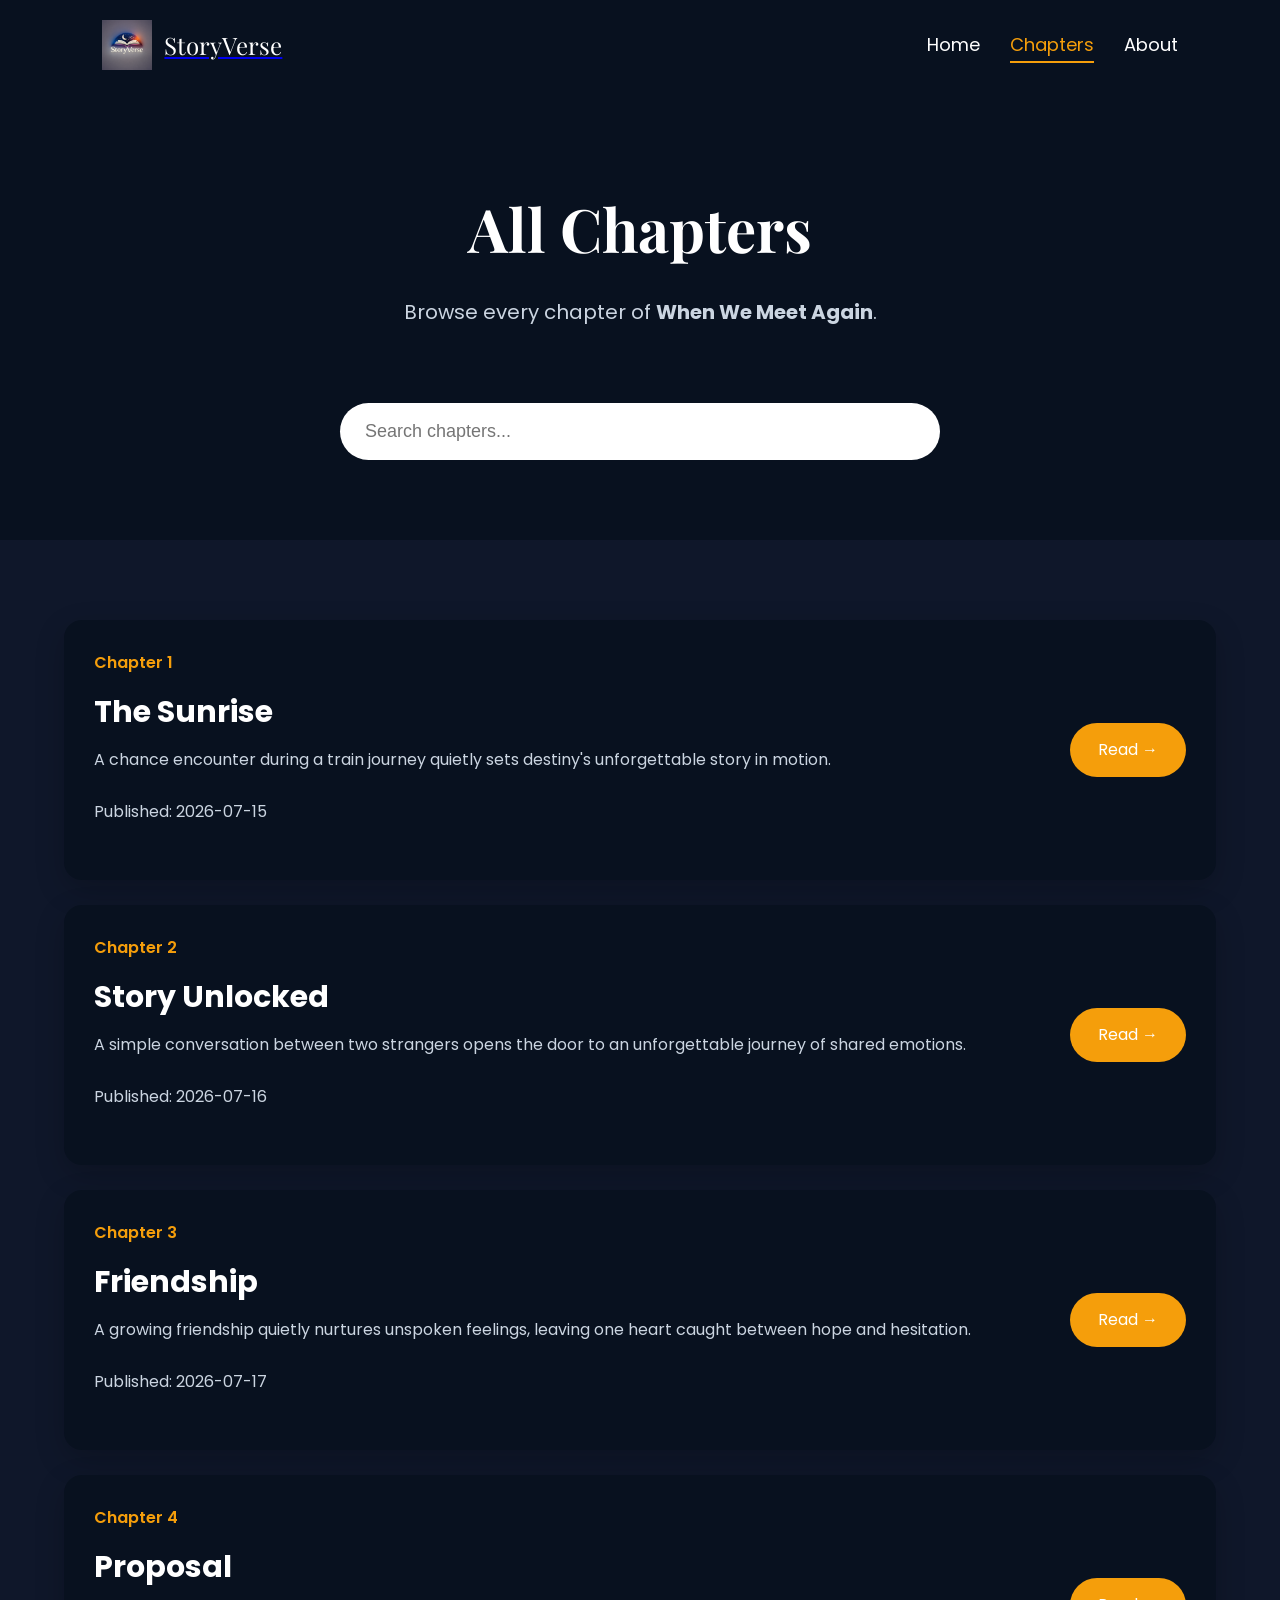
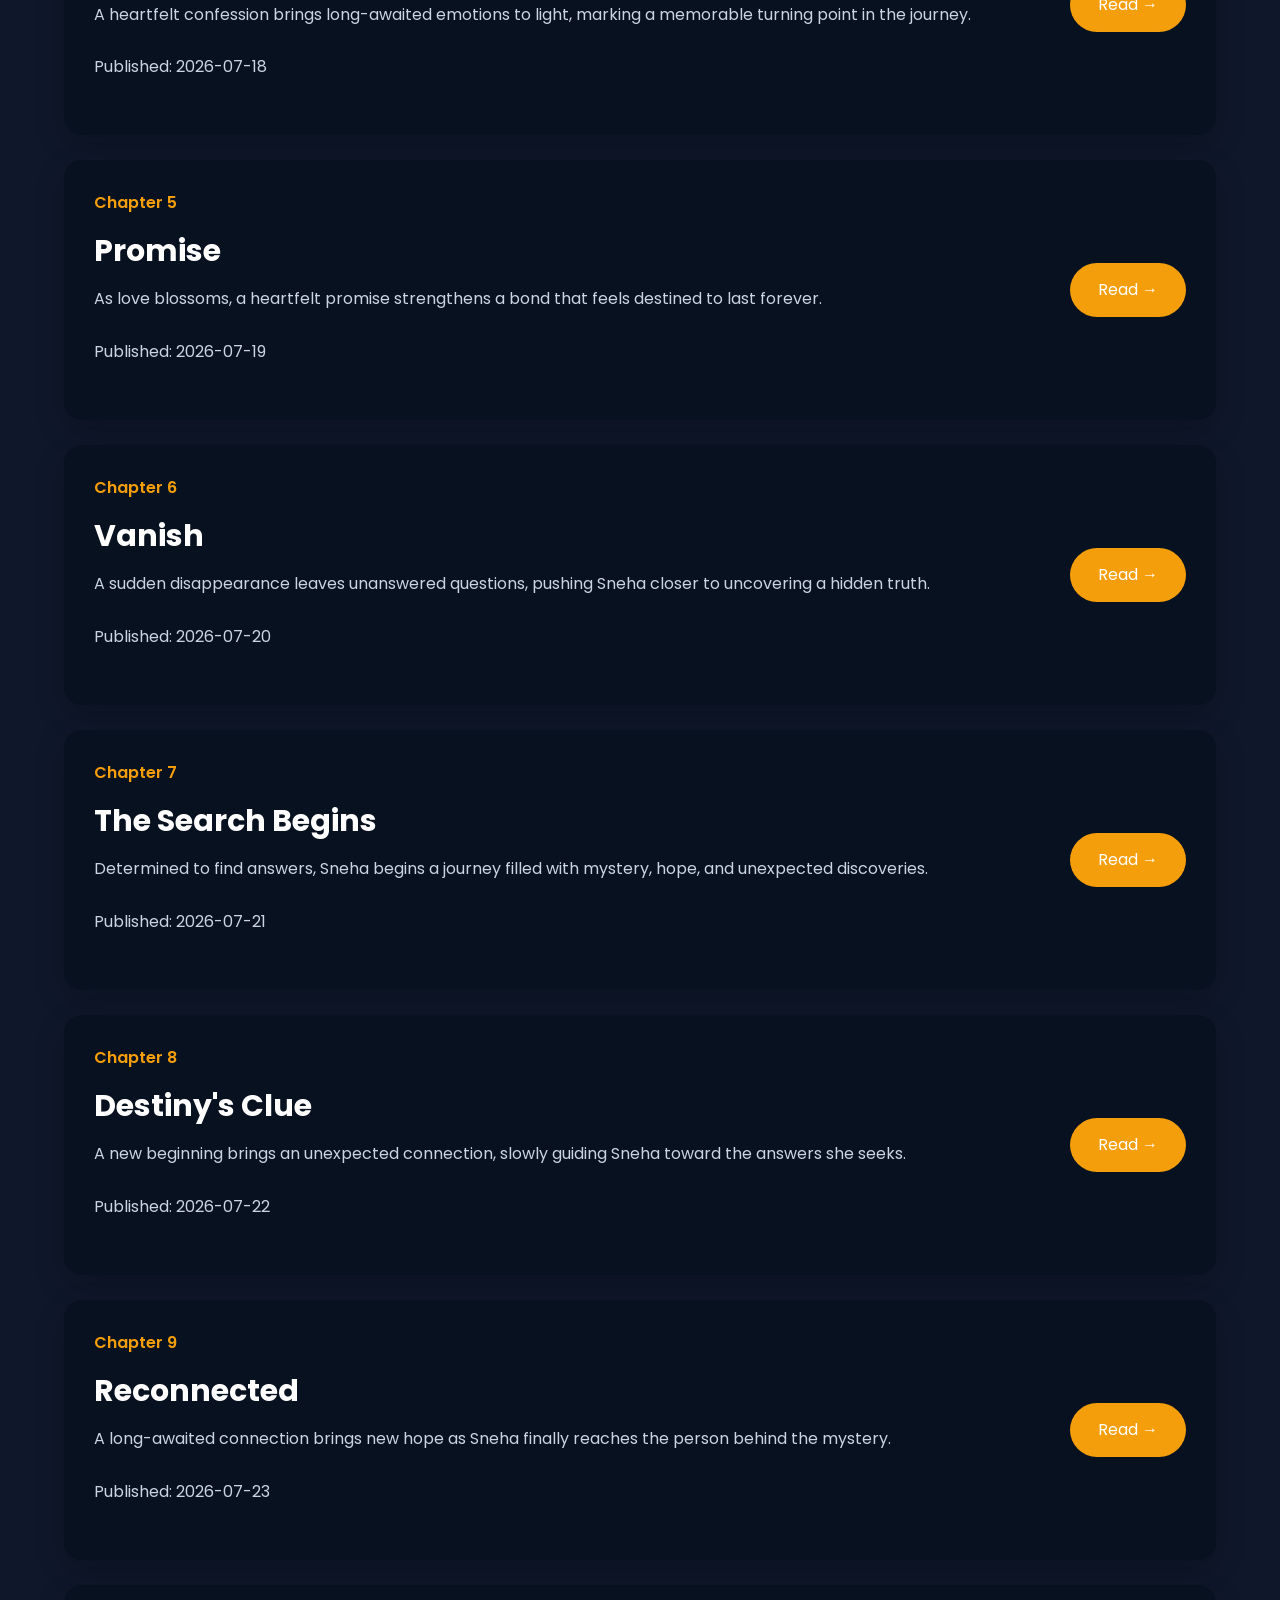
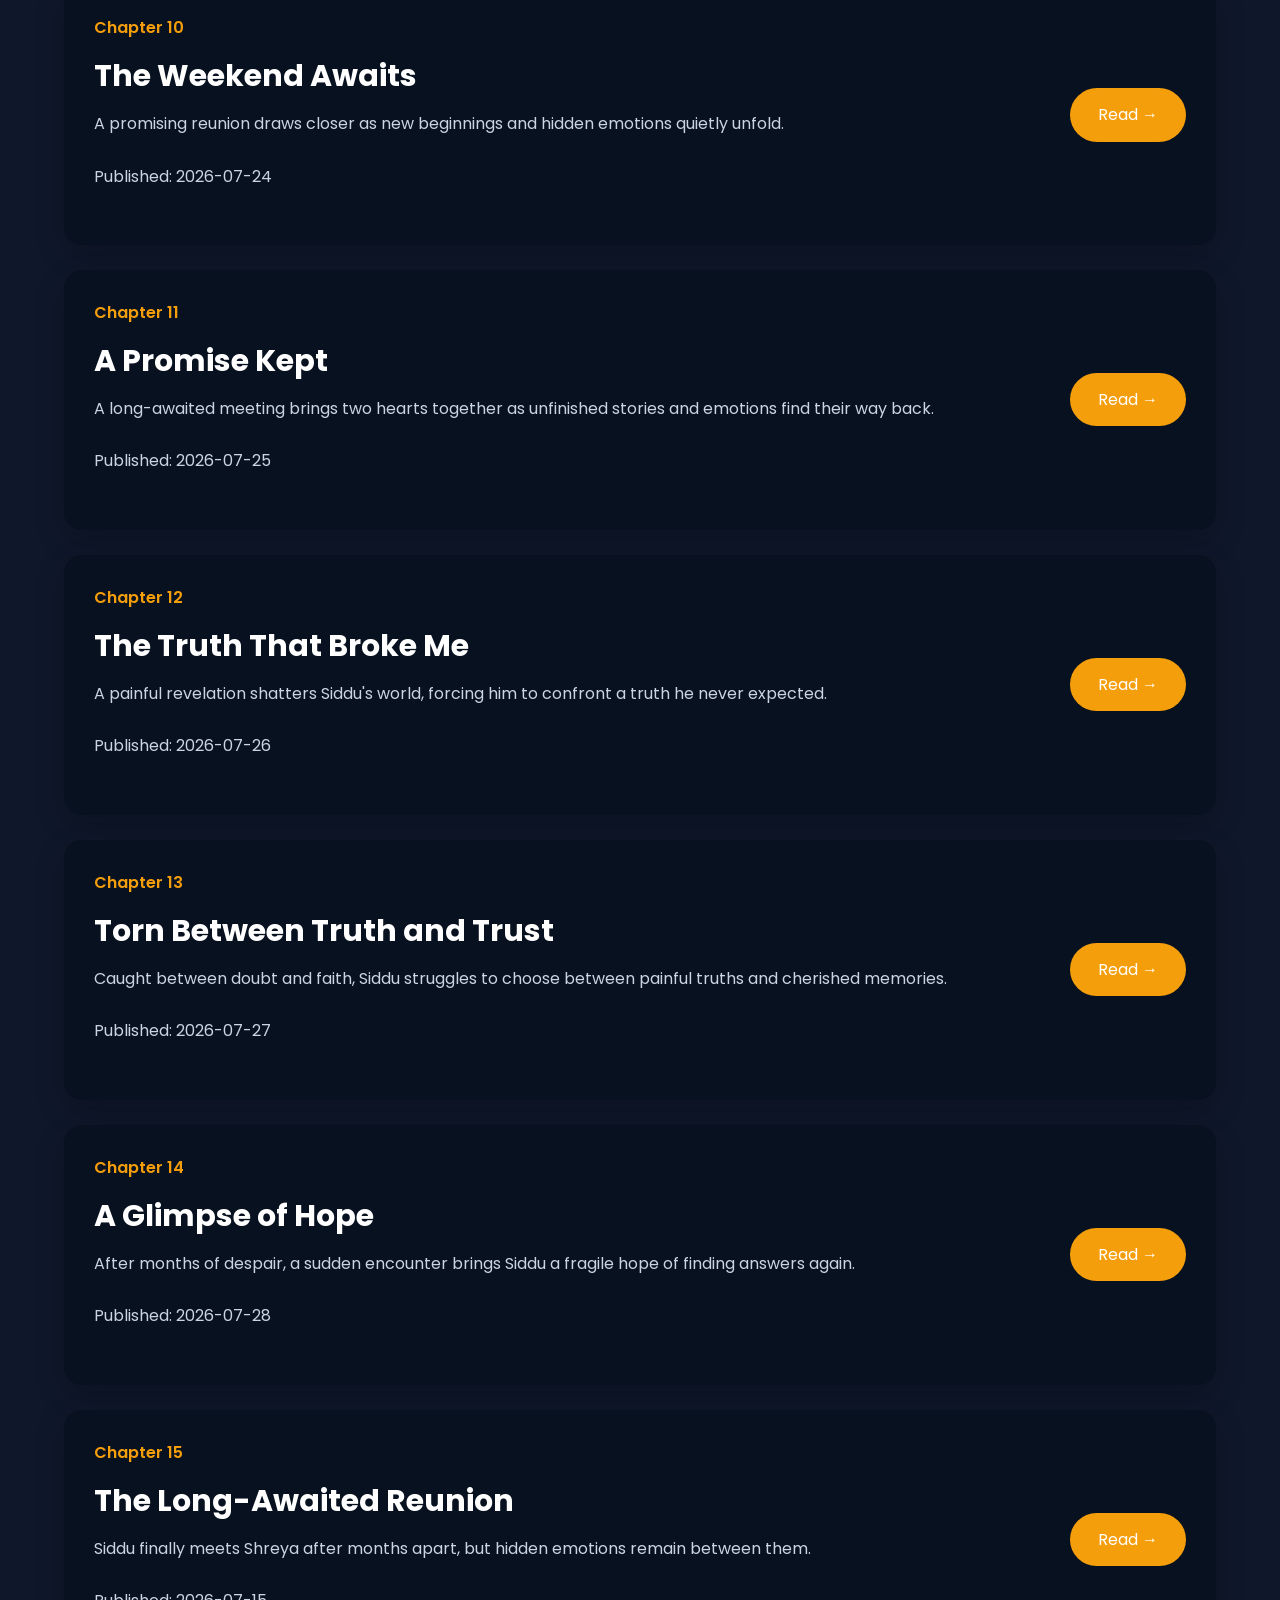
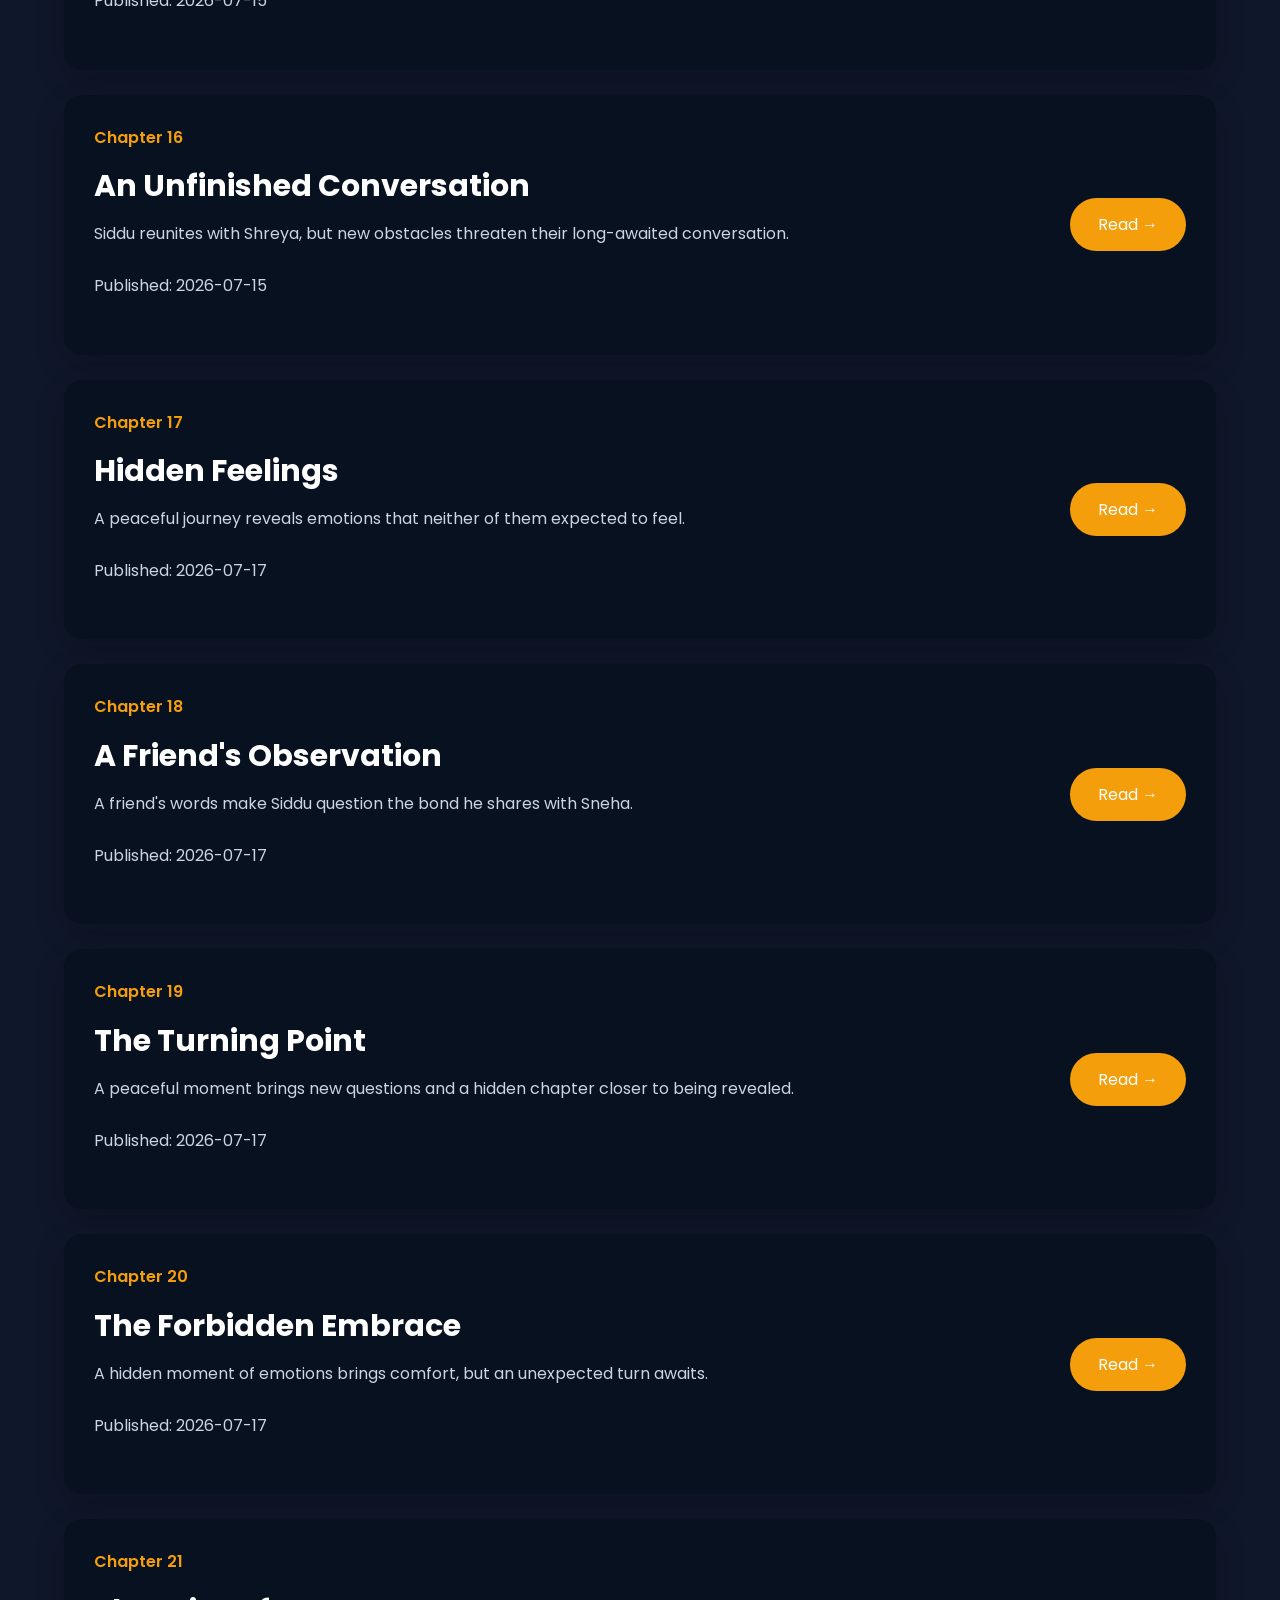
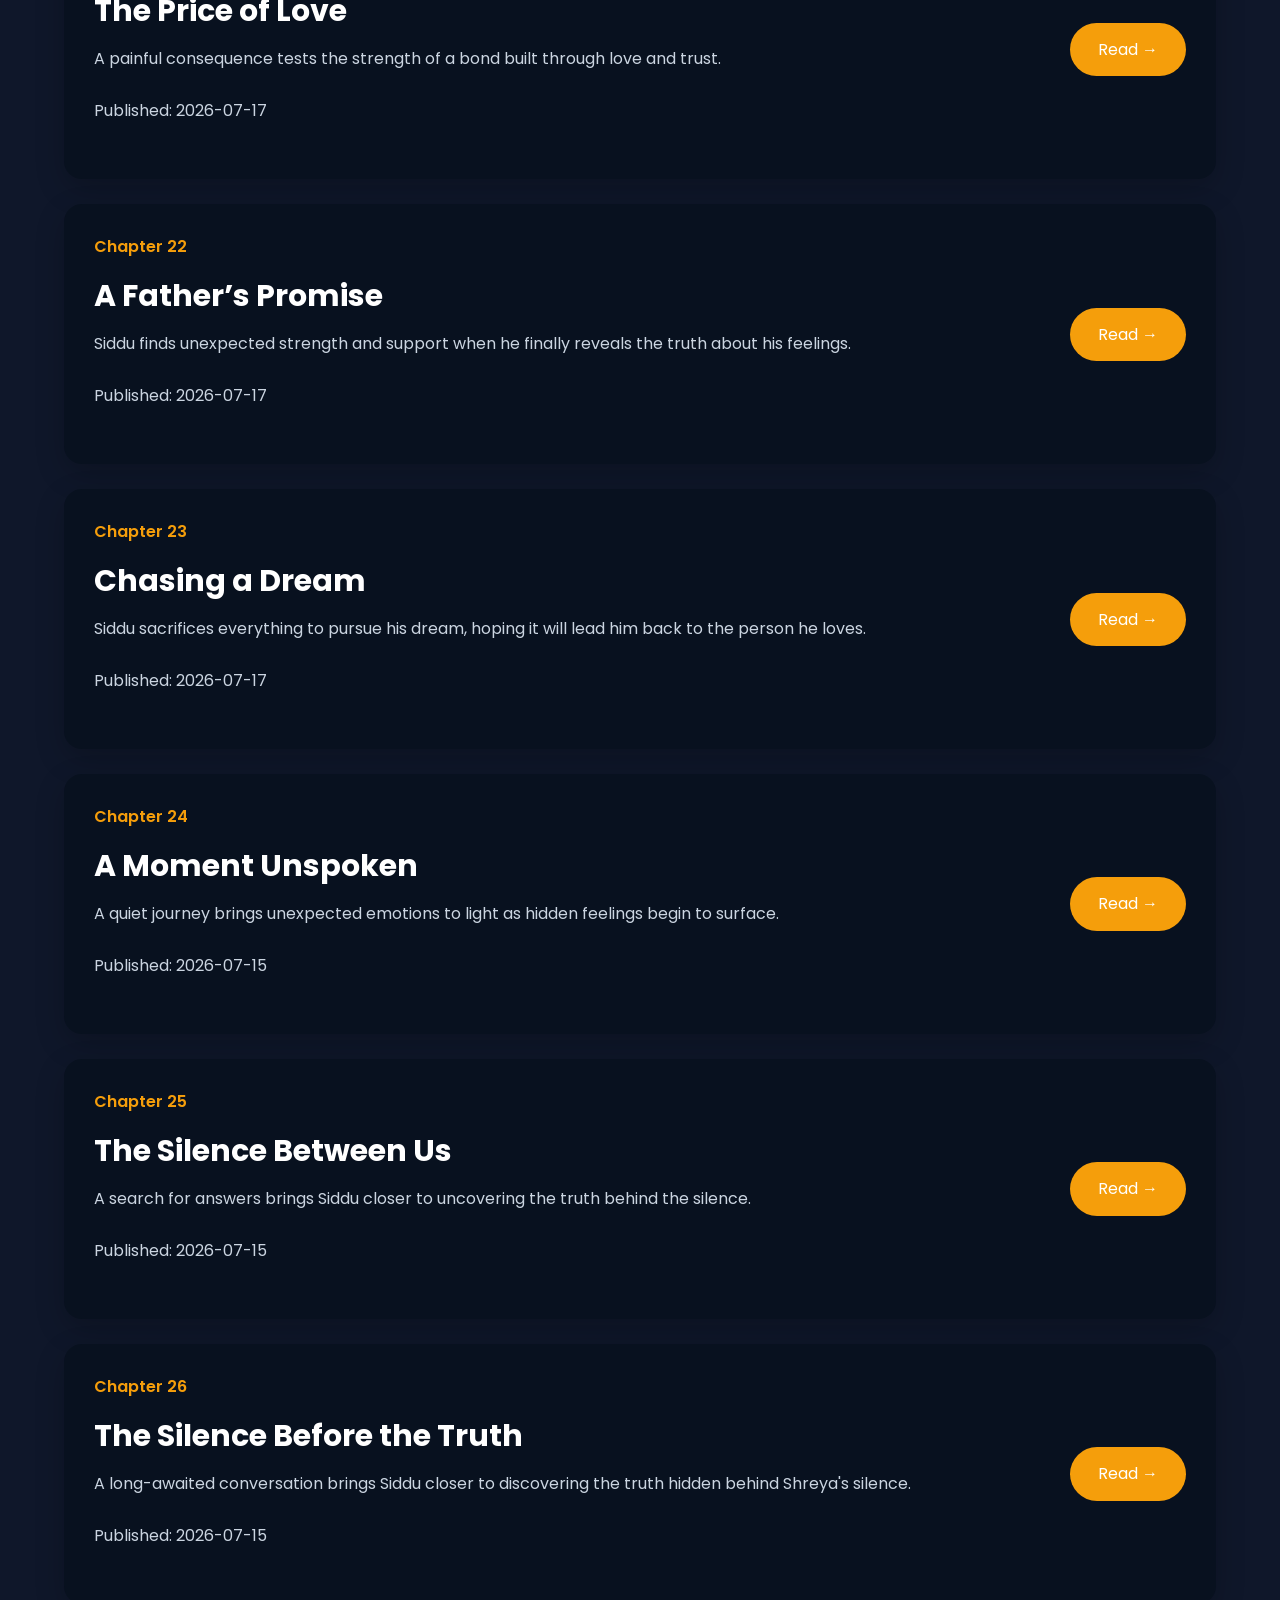
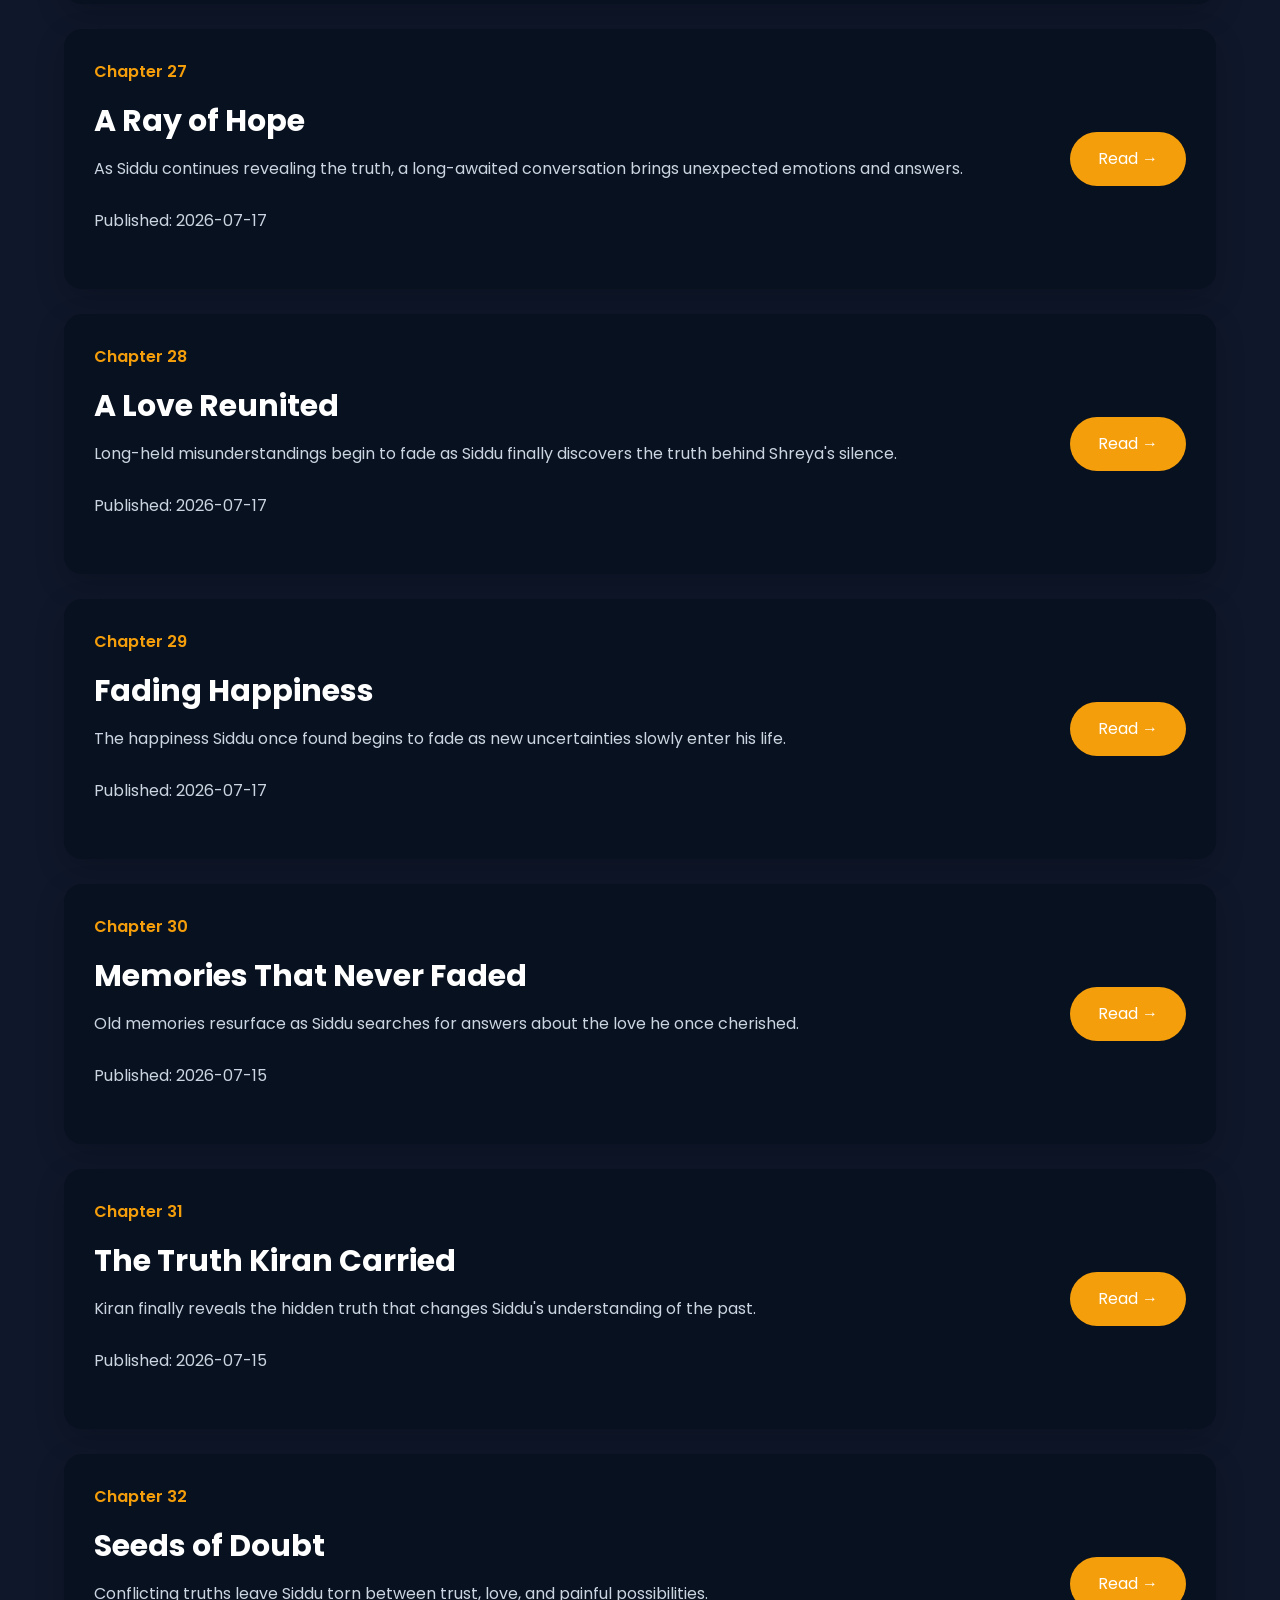
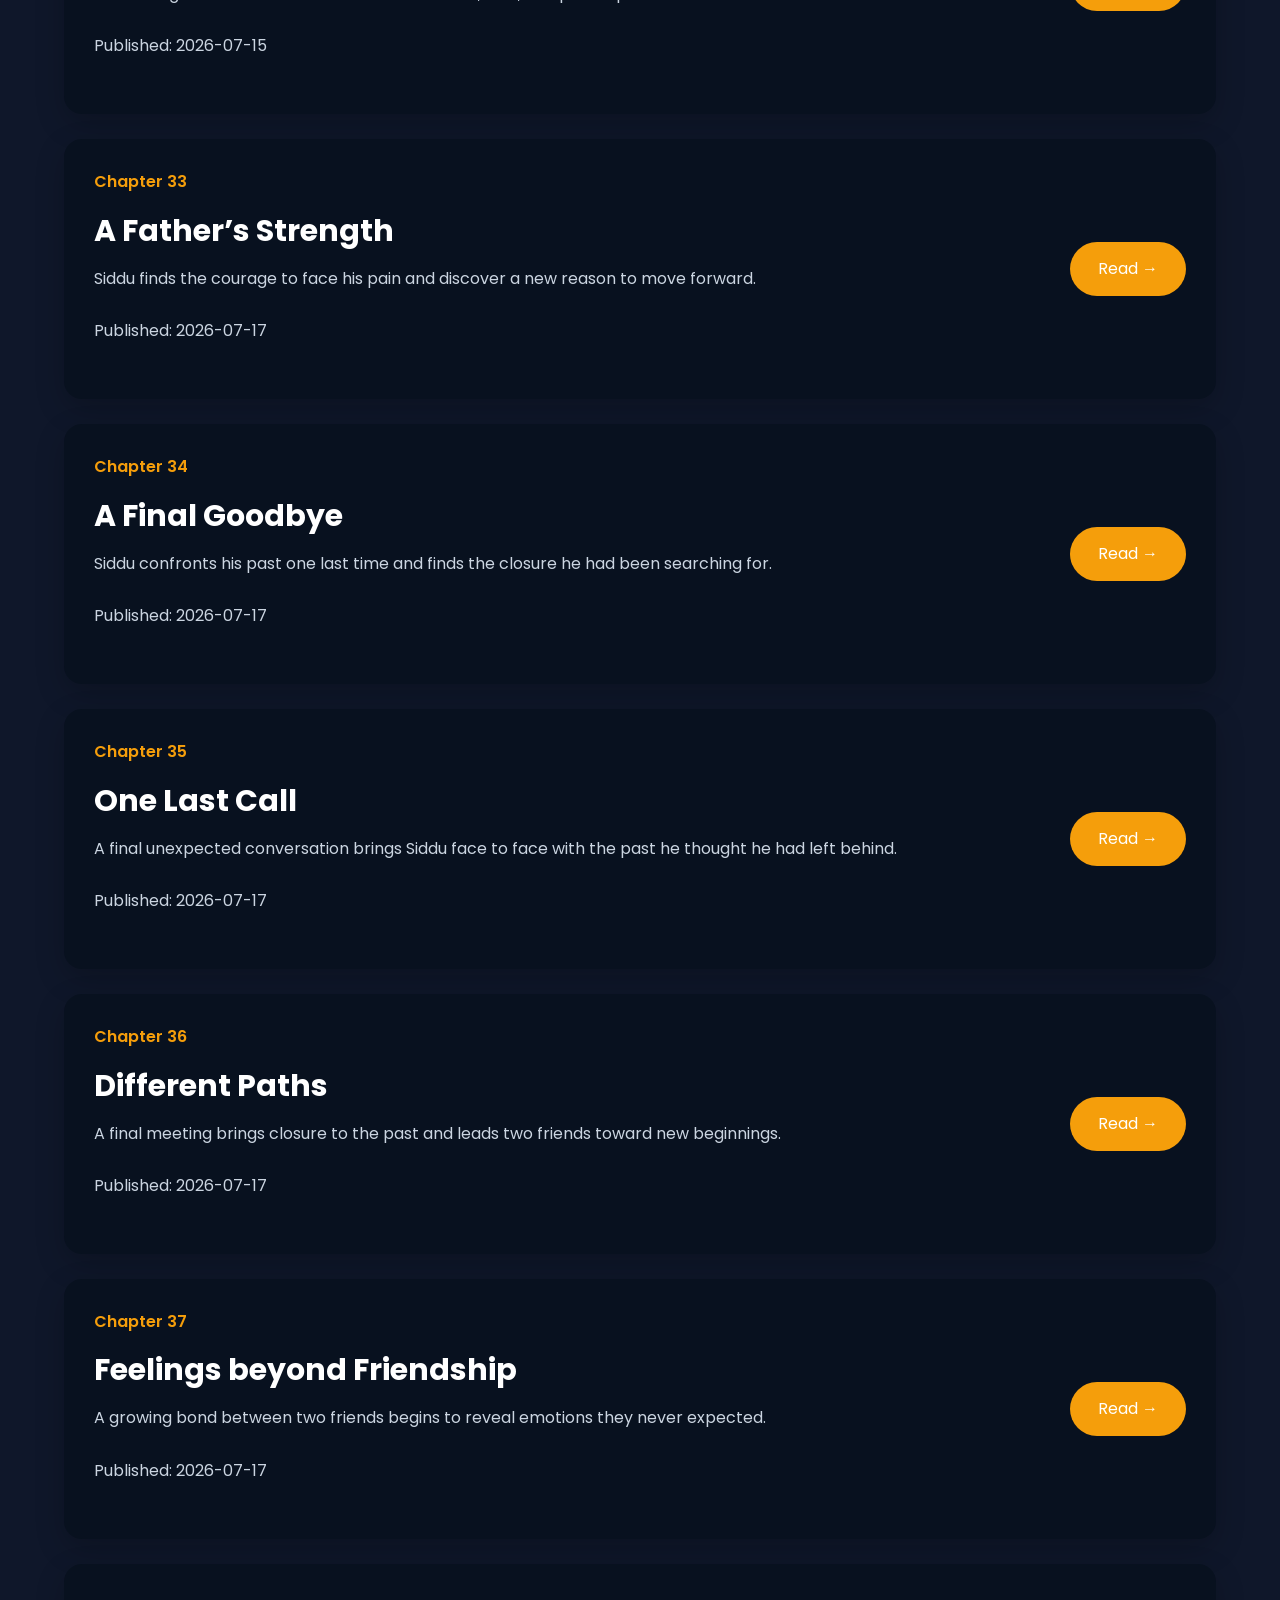
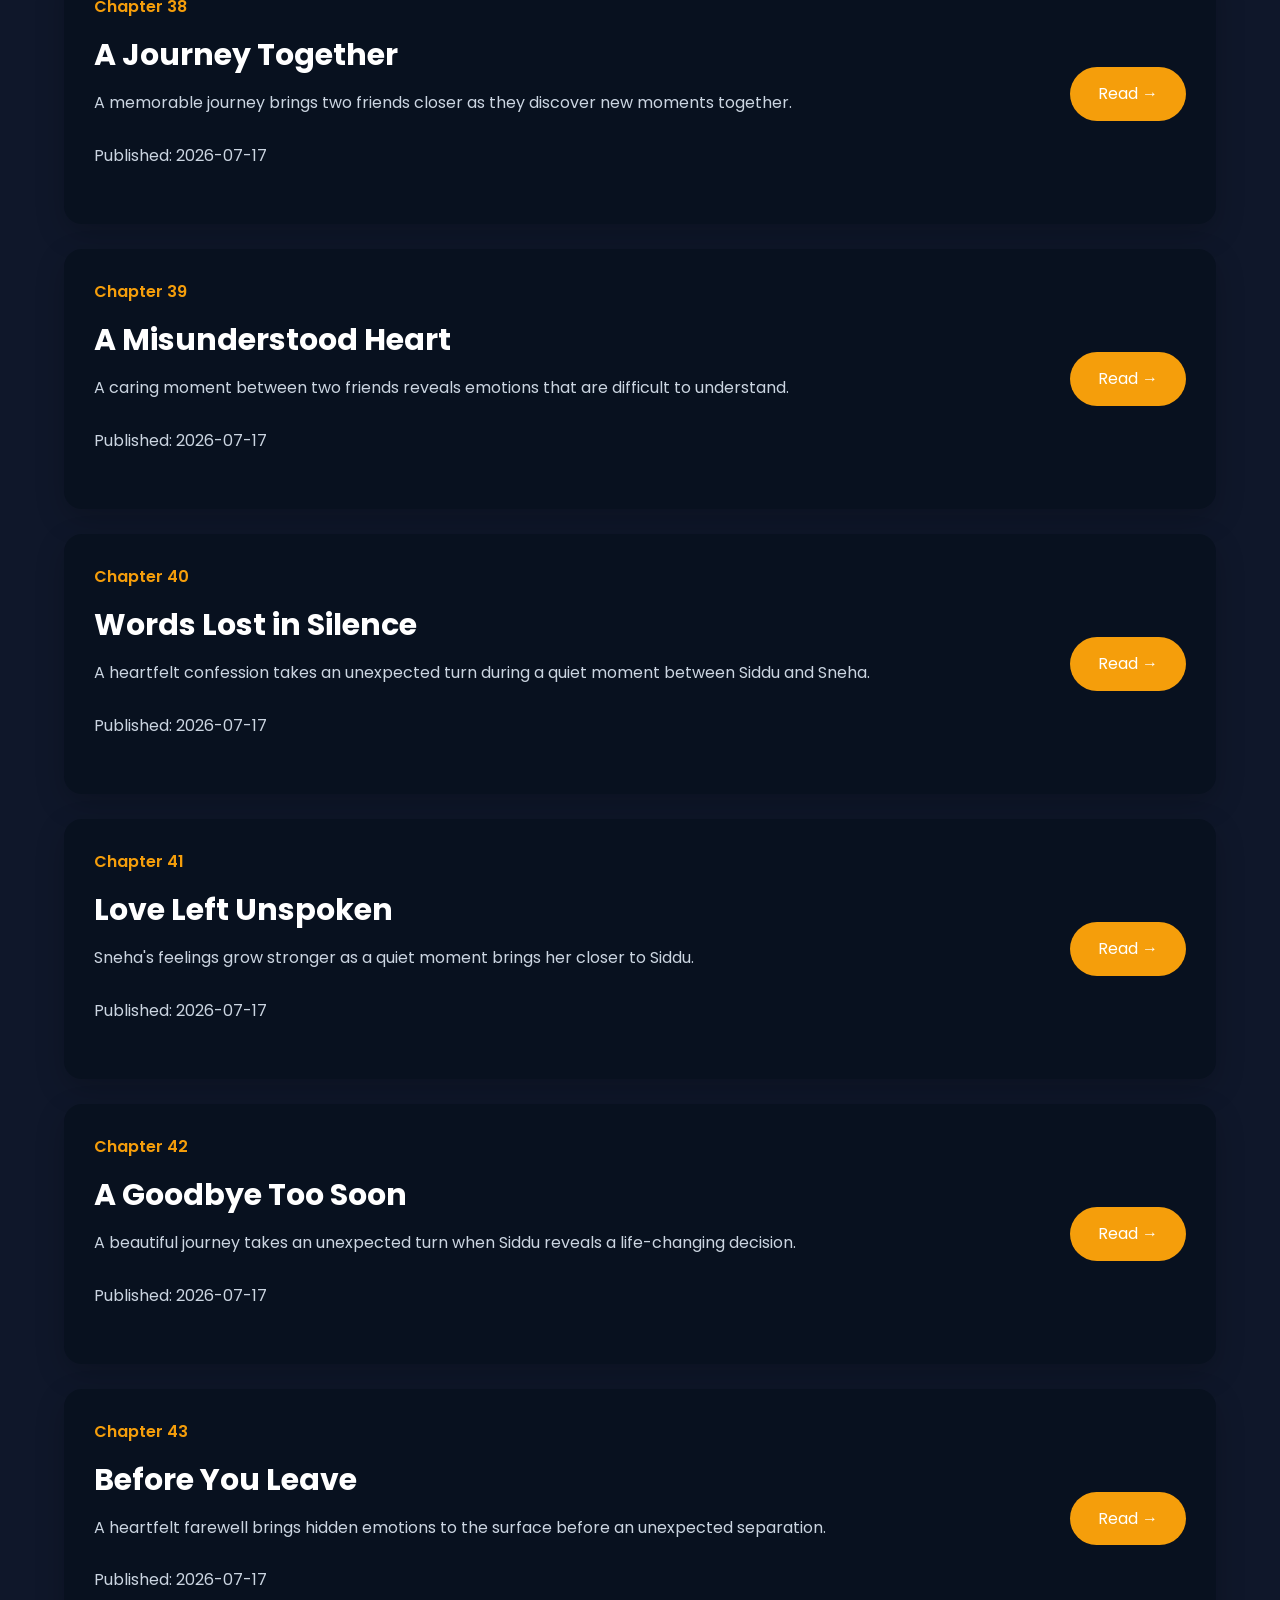
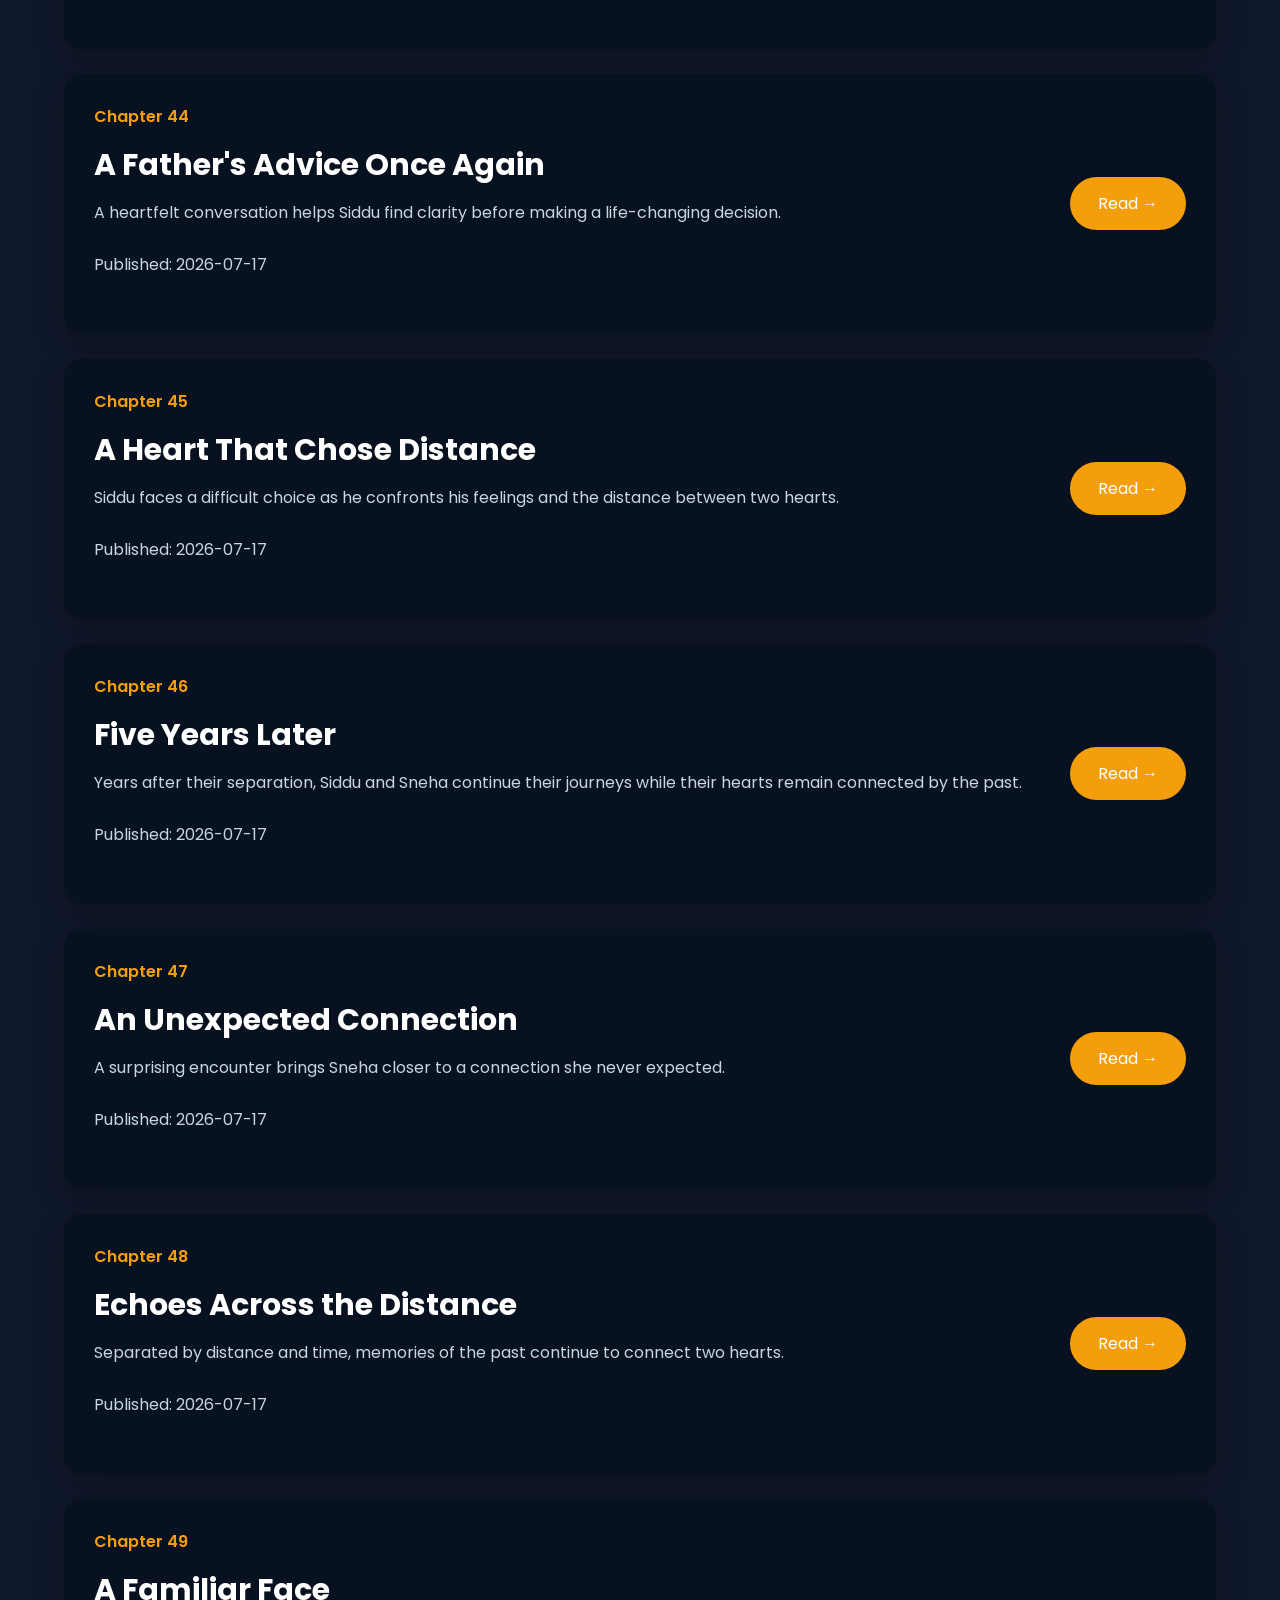
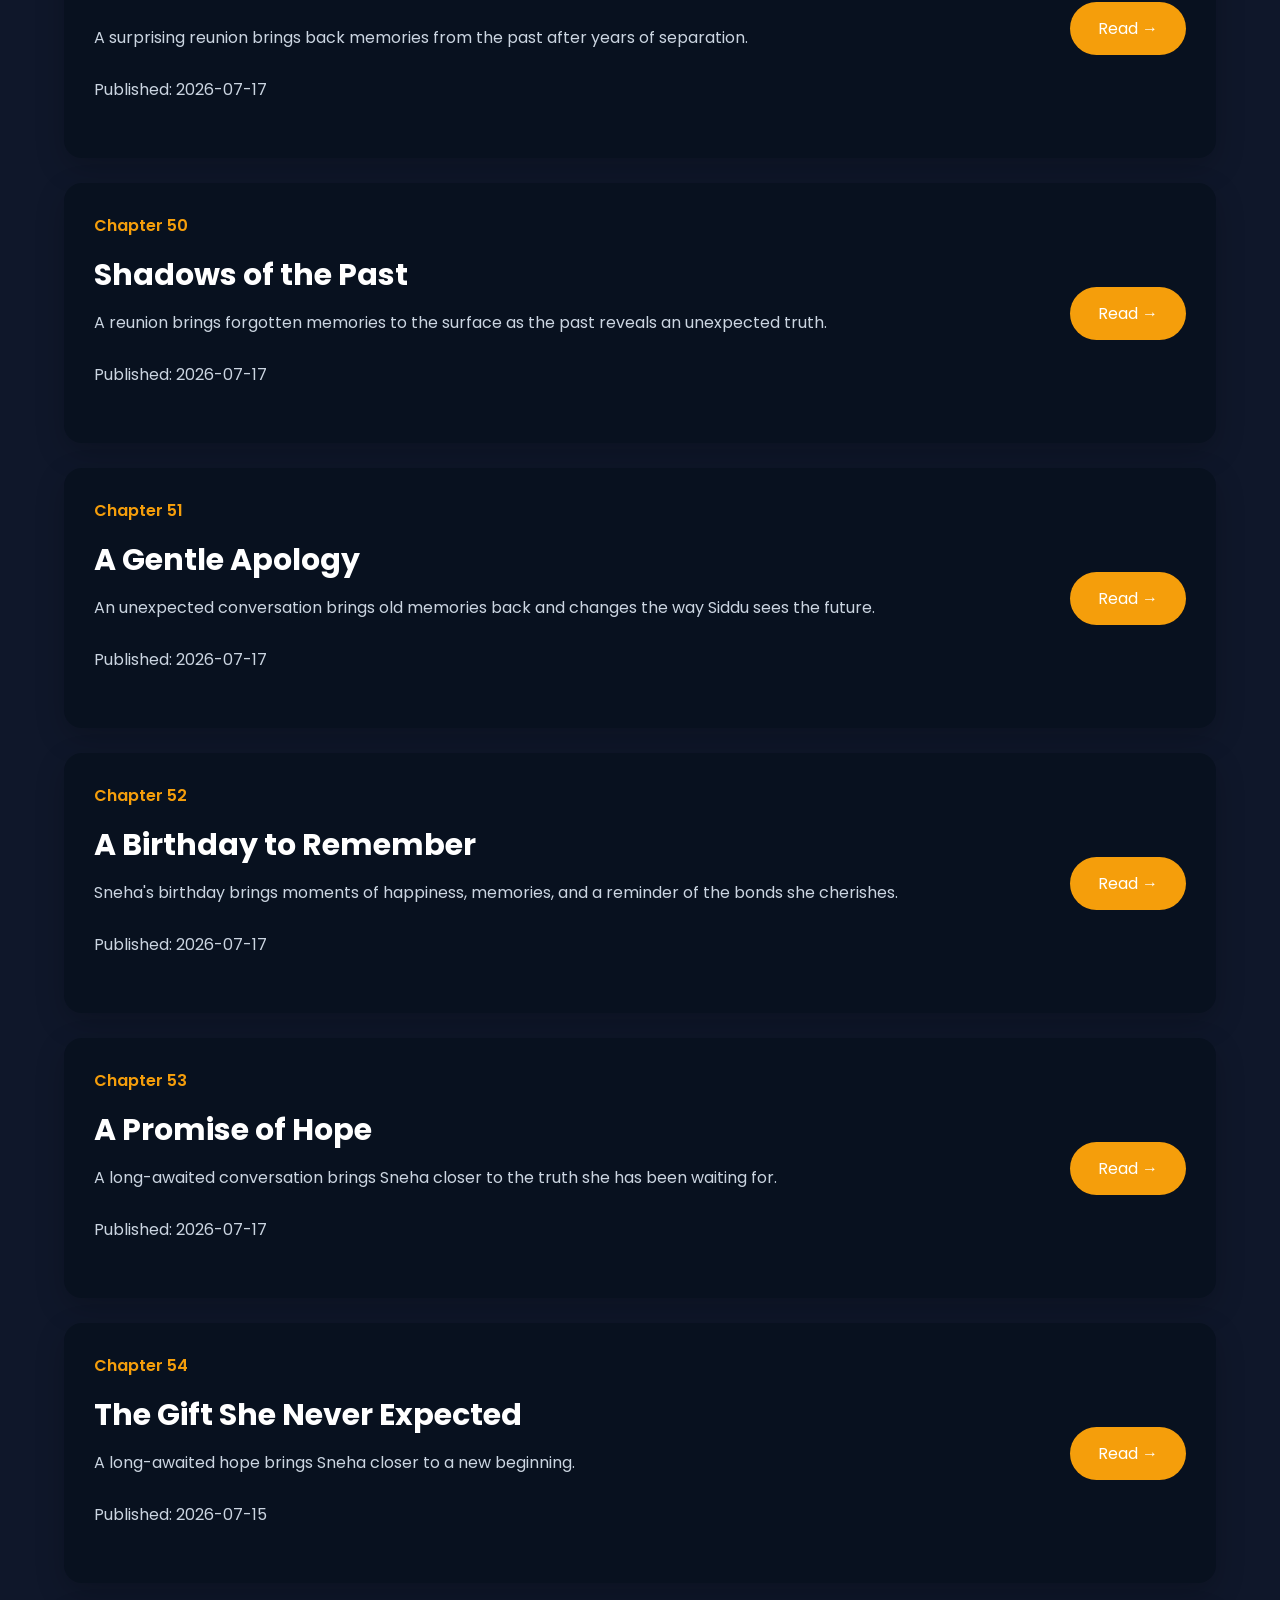
<file: chapters.html>
<!DOCTYPE html>
<html lang="en">

<head>

    <!-- SEO Meta Tags -->
    <meta charset="UTF-8">
    <meta name="viewport" content="width=device-width, initial-scale=1.0">

    <title>Chapters | When We Meet Again | StoryVerse</title>

    <meta
        name="description"
        content="Browse all chapters of 'When We Meet Again' on StoryVerse. Follow Siddhu and Sneha's emotional journey through friendship, love, heartbreak, and destiny."
    >

    <meta
        name="keywords"
        content="When We Meet Again chapters, StoryVerse chapters, read online novel, romance novel, web novel, chapter list, emotional love story"
    >

    <meta
        name="author"
        content="Rohit Rajana"
    >

    <meta
        name="robots"
        content="index, follow"
    >

    <!-- Open Graph -->
    <meta
        property="og:title"
        content="Chapters | When We Meet Again | StoryVerse"
    >

    <meta
        property="og:description"
        content="Explore every chapter of 'When We Meet Again' and continue the emotional journey of friendship, love, heartbreak, hope, and destiny."
    >

    <meta
        property="og:type"
        content="website"
    >

    <meta
        property="og:image"
        content="images/logo.png"
    >

    <meta
        property="og:url"
        content="https://mr-strange286.github.io/StoryVerse/chapters.html"
    >

    <meta
        property="og:site_name"
        content="StoryVerse"
    >

    <!-- Twitter Card -->
    <meta
        name="twitter:card"
        content="summary_large_image"
    >

    <meta
        name="twitter:title"
        content="Chapters | When We Meet Again | StoryVerse"
    >

    <meta
        name="twitter:description"
        content="Read every chapter of 'When We Meet Again' on StoryVerse."
    >

    <meta
        name="twitter:image"
        content="images/logo.png"
    >

    <!-- Theme -->
    <meta
        name="theme-color"
        content="#08111F"
    >

    <!-- Favicon -->
    <link
        rel="icon"
        type="image/png"
        href="favicon.png"
    >

    <link rel="preconnect" href="https://fonts.googleapis.com">

    <link rel="preconnect" href="https://fonts.gstatic.com" crossorigin>

    <link href="https://fonts.googleapis.com/css2?family=Playfair+Display:wght@700&family=Poppins:wght@300;400;500;600;700&display=swap" rel="stylesheet">

    <link rel="stylesheet" href="css/style.css">

    <link rel="stylesheet" href="css/chapters.css">

</head>

<body>

    <!-- Navigation -->

    <header>

        <nav class="navbar" aria-label="Main navigation">

            <a href="index.html" class="logo">

                <img
                    src="images/logo.png"
                    alt="StoryVerse Logo"
                    width="60"
                    height="60"
                >

                <span>StoryVerse</span>

            </a>

            <button
                type="button"
                class="menu-toggle"
                aria-label="Toggle navigation menu"
            >
                ☰
            </button>

            <ul class="nav-links">

                <li>
                    <a href="index.html" class="nav-link">Home</a>
                </li>

                <li>
                    <a href="chapters.html" class="nav-link">Chapters</a>
                </li>

                <li>
                    <a href="index.html#about" class="nav-link">About</a>
                </li>

            </ul>

        </nav>

    </header>

    <main>  

        <!-- Hero -->

        <section class="chapters-hero">

            <div class="container">

                <h1>All Chapters</h1>

                <p>
                    Browse every chapter of <strong>When We Meet Again</strong>.
                </p>

                <input
                    type="text"
                    id="search-box"
                    placeholder="Search chapters..."
                    autocomplete="off"
                    spellcheck="false"
                    aria-label="Search chapters"
                >

            </div>

        </section>

        <!-- Chapters -->

        <section class="chapters-section">

            <div class="container">

                <div id="chapters-container">

                </div>

            </div>

        </section>

        <button id="back-to-top">

            ↑

        </button>

        

    </main>

    <script src="js/config.js"></script>
    
    <script src="js/script.js"></script>

    <script src="js/chapters.js"></script>

</body>

</html>
</file>
<file: css/style.css>
/* ==========================
   RESET
========================== */

*{
    margin:0;
    padding:0;
    box-sizing:border-box;
}
img{

    max-width:100%;

    height:auto;

    display:block;

}   
html{

    scroll-behavior: smooth;

}
#about,
#characters,
#latest{

    scroll-margin-top:100px;
}

/* ==========================
   BODY
========================== */

body{

    background:#08111F;

    color:white;

    font-family:'Poppins', sans-serif;

    line-height:1.6;

}
/* ==========================
   NAVIGATION BAR
========================== */

.navbar{

    position:fixed;

    top:0;

    left:0;

    width:100%;

    display:flex;

    justify-content:space-between;

    align-items:center;

    padding:20px 8%;

    background:transparent;

    transition:all .3s ease;

    z-index:1000;

}

/* ==========================
   SCROLLED NAVBAR
========================== */


/* ==========================
   LOGO
========================== */

.logo{

    display: flex;

    align-items: center;

    gap: 12px;

}

.logo img{

    width: 50px;

    height: 50px;

}

.logo span{

    color: white;

    font-size: 24px;

    font-family:'Playfair Display', serif;

}
/* ==========================
   NAVIGATION LINKS
========================== */

.nav-links{

    display: flex;

    list-style: none;

    gap: 30px;

}

.nav-links a{

    text-decoration:none;

    color:white;

    font-size:18px;

    transition:0.3s;

    position:relative;

}
/* ==========================
   LINK FOCUS
========================== */

a:focus{

    outline:2px solid #F59E0B;

    outline-offset:3px;

}
/* ==========================
   ACTIVE NAVIGATION
========================== */

.nav-links a.active{

    color:#F59E0B;

}

.nav-links a.active::after{

    content:"";

    position:absolute;

    left:0;

    bottom:-6px;

    width:100%;

    height:2px;

    background:#F59E0B;

}
.nav-links a:hover{

    color:#F59E0B;

}
/* ==========================
   HERO SECTION
========================== */

#hero{

    min-height:100vh;

    display:flex;

    justify-content:center;

    align-items:center;

    padding:80px 8% 0;

    background-image:
        linear-gradient(
            rgba(15,23,42,0.65),
            rgba(15,23,42,0.65)
        ),
        url("../images/hero-bg.jpg");

    background-size:cover;

    background-position:center;

    background-repeat:no-repeat;

}
.hero-content{

    text-align: center;

    max-width: 800px;

}
.hero-content h1{

    font-family:'Playfair Display', serif;

    font-size:72px;

    color:white;

    line-height:1.2;

    margin-bottom:20px;

    letter-spacing:1px;

}
.hero-content p{

    font-size: 20px;

    line-height: 1.8;

    color: #CBD5E1;

    margin-bottom: 40px;

}

/* ==========================
   HERO BUTTONS
========================== */

.hero-buttons{

    display: flex;

    justify-content: center;

    gap: 20px;

}
.btn{

    display: inline-block;

    padding: 15px 35px;

    border-radius: 50px;

    text-decoration: none;

    font-size: 18px;

    font-weight: 600;

    transition: 0.3s ease;

}
/* ==========================
   PRIMARY BUTTON
========================== */

.primary-btn{

    background-color: #F59E0B;

    color: white;

}
/* ==========================
   SECONDARY BUTTON
========================== */

.secondary-btn{

    border: 2px solid white;

    color: white;

}
/* ==========================
   BUTTON HOVER EFFECTS
========================== */

.primary-btn:hover{

    background-color: #D97706;

    transform: translateY(-3px);

}

.secondary-btn:hover{

    background-color: white;

    color: #0F172A;

    transform: translateY(-3px);

}
/* ==========================
   BUTTON FOCUS
========================== */

.btn:focus{

    outline:3px solid #F59E0B;

    outline-offset:4px;

}
.scroll-indicator{

    margin-top: 50px;

    font-size: 16px;

    color: #CBD5E1;

    opacity: 0.8;

}

/* ==========================
   SCROLLED NAVBAR
========================== */

.navbar.scrolled{

    position: fixed;

    background: rgba(15, 23, 42, 0.92);

    backdrop-filter: blur(10px);

    box-shadow: 0 5px 20px rgba(0,0,0,0.25);

    padding: 15px 8%;

}
/* ==========================
   CONTAINER
========================== */

.container{

    width:90%;

    max-width:1200px;

    margin:auto;

}

/* ==========================
   ABOUT SECTION
========================== */

#about{

    padding:120px 0;

    background:#0F172A;

}

#about h2{

    font-family:'Playfair Display', serif;

    font-size:48px;

    text-align:center;

    margin-bottom:40px;

}

#about p{

    max-width:850px;

    margin:auto;

    text-align:center;

    font-size:20px;

    line-height:1.9;

    color:#CBD5E1;

}
/* ==========================
   CHARACTERS SECTION
========================== */

#characters{

    padding:120px 0;

    background:#08111F;

}

#characters h2{

    text-align:center;

    font-family:'Playfair Display', serif;

    font-size:48px;

    margin-bottom:60px;

}

.character-grid{

    display:flex;

    justify-content:center;

    gap:40px;

    flex-wrap:wrap;

}

.character-card{

    width:350px;

    background:#0F172A;

    border-radius:20px;

    overflow:hidden;

    transition:

    transform .3s ease,

    box-shadow .3s ease;

    box-shadow:0 10px 30px rgba(0,0,0,0.2);

}

.character-card:hover{

    transform:translateY(-10px);

}

.character-card img{

    width:100%;

    height:420px;

    object-fit:cover;

}

.character-card h3{

    font-size:28px;

    padding:25px 25px 10px;

}

.character-card p{

    padding:0 25px 30px;

    color:#CBD5E1;

    line-height:1.8;

}
/* ==========================
   LATEST CHAPTERS
========================== */

#latest{

    padding:120px 0;

    background:#0F172A;

}

#latest h2{

    text-align:center;

    font-family:'Playfair Display', serif;

    font-size:48px;

    margin-bottom:60px;

}

.chapter-grid{

    display:grid;

    grid-template-columns:repeat(auto-fit,minmax(320px,1fr));

    gap:30px;

}

.chapter-card{

    background:#08111F;

    border-radius:20px;

    padding:35px;

    transition:0.3s ease;

    box-shadow:0 10px 30px rgba(0,0,0,0.2);

}

.chapter-card:hover{

    transform:translateY(-8px);

}

.chapter-number{

    color:#F59E0B;

    font-weight:600;

    font-size:16px;

}

.chapter-card h3{

    margin:15px 0;

    font-size:28px;

}

.chapter-card p{

    color:#CBD5E1;

    line-height:1.8;

    margin-bottom:25px;

}

.read-btn{

    color:#F59E0B;

    text-decoration:none;

    font-weight:600;

}

.read-btn:hover{

    color:#FFFFFF;

}
/* ==========================
   FOOTER
========================== */

footer{

    background:#050B16;

    padding:70px 0 30px;

}

.footer-content{

    display:flex;

    justify-content:space-between;

    align-items:flex-start;

    flex-wrap:wrap;

    gap:50px;

}

.footer-about{

    flex:1;

    min-width:300px;

}

.footer-logo{

    display:flex;

    align-items:center;

    gap:12px;

    margin-bottom:20px;

}

.footer-logo img{

    width:50px;

    height:50px;

}

.footer-logo h2{

    font-family:'Playfair Display', serif;

    font-size:28px;

}

.footer-about p{

    color:#CBD5E1;

    line-height:1.8;

    max-width:500px;

}

.footer-links h3{

    margin-bottom:20px;

    font-size:24px;

}

.footer-links ul{

    list-style:none;

}

.footer-links li{

    margin-bottom:12px;

}

.footer-links a{

    color:#CBD5E1;

    text-decoration:none;

    transition:0.3s;

}

.footer-links a:hover{

    color:#F59E0B;

}

footer hr{

    border:none;

    height:1px;

    background:#1E293B;

    margin:50px 0 25px;

}

.footer-bottom{

    display:flex;

    justify-content:space-between;

    flex-wrap:wrap;

    gap:15px;

    color:#94A3B8;

    font-size:15px;

}
/* ==========================
   CHAPTERS PAGE
========================== */

.chapters-hero{

    padding:180px 0 80px;

    text-align:center;

    background:#08111F;

}

.chapters-hero h1{

    font-family:'Playfair Display', serif;

    font-size:56px;

    margin-bottom:20px;

}

.chapters-hero p{

    color:#CBD5E1;

    margin-bottom:40px;

}

#search-box{

    width:100%;

    max-width:600px;

    padding:18px 25px;

    border:none;

    border-radius:50px;

    font-size:18px;

    outline:none;

}

.chapters-section{

    padding:80px 0;

    background:#0F172A;

}
/* ==========================
   READING PROGRESS
========================== */

.reading-progress{

    margin-top:40px;

    max-width:420px;

    margin-left:auto;

    margin-right:auto;

    background:rgba(15,23,42,.8);

    padding:25px;

    border-radius:18px;

    border:1px solid rgba(255,255,255,.08);

}

.reading-progress h3{

    margin-bottom:18px;

    font-size:24px;

    font-family:'Playfair Display', serif;

}

#progress-percent{

    font-size:28px;

    font-weight:700;

    color:#F59E0B;

    margin-bottom:18px;

}

#progress-text{

    margin-top:14px;

    color:#CBD5E1;

    font-size:16px;

}

.progress-track{

    width:100%;

    height:12px;

    background:#334155;

    border-radius:50px;

    overflow:hidden;

}

.progress-fill{

    width:0;

    height:100%;

    background:#F59E0B;

    transition:width .5s ease;

}
/* ==========================
   SCROLL REVEAL
========================== */

.reveal{

    opacity:0;

    transform:translateY(60px);

    transition:all 0.8s ease;

}

.reveal.active{

    opacity:1;

    transform:translateY(0);

}
/* ==========================
   MOBILE NAVIGATION
========================== */

.menu-toggle{

    display:none;

    font-size:32px;

    color:white;

    cursor:pointer;

}

@media(max-width:768px){

    .menu-toggle{

        display:block;

    }

    .nav-links{

        position:absolute;

        top:80px;

        left:0;

        width:100%;

        background:#0F172A;

        flex-direction:column;

        align-items:center;

        gap:20px;

        padding:0;

        max-height:0;

        overflow:hidden;

        transition:max-height 0.4s ease, padding 0.4s ease;

    }

    .nav-links.active{

        display:flex;

        max-height:300px;

        padding:20px 0;

    }

}
/* ==========================
   RESPONSIVE DESIGN
========================== */

/* Tablets */

@media (max-width: 992px){

    .hero-content h1{

        font-size:52px;

    }

    .hero-content p{

        font-size:18px;

    }

}

/* Mobile */

@media (max-width:768px){

    .hero-content{

        text-align:center;

    }

    .hero-content h1{

        font-size:42px;

    }

    .hero-content p{

        font-size:17px;

    }

    .hero-buttons{

        flex-direction:column;

        align-items:center;

    }

    .btn{

        width:220px;

        text-align:center;

    }

    .character-grid{

        flex-direction:column;

        align-items:center;

    }

    .chapter-grid{

        grid-template-columns:1fr;

    }

    .footer-content{

        flex-direction:column;

        text-align:center;

        gap:40px;

    }

}

/* Small Phones */

@media (max-width:480px){

    .navbar{

        padding:15px 5%;

    }

    .logo span{

        font-size:20px;

    }

    .hero-content h1{

        font-size:34px;

    }

    .hero-content p{

        font-size:16px;

    }

    .btn{

        width:100%;

    }

}

/* ==========================
   PRELOADER
========================== */

#preloader{

    position:fixed;

    top:0;

    left:0;

    width:100%;

    height:100%;

    background:#08111F;

    display:flex;

    justify-content:center;

    align-items:center;

    z-index:9999;

    transition:

    opacity .6s ease,

    visibility .6s ease;

}

.loader-content{

    text-align:center;

}

.loader-content img{

    width:80px;

    margin-bottom:20px;

}

.loader-content h2{

    font-size:32px;

    margin-bottom:10px;

}

.loader-content p{

    color:#CBD5E1;

    letter-spacing:2px;

}

/* ==========================
   LOADER SPINNER
========================== */

.loader-spinner{

    width:50px;

    height:50px;

    margin:25px auto;

    border:5px solid rgba(255,255,255,0.2);

    border-top:5px solid #F59E0B;

    border-radius:50%;

    animation:spin 1s linear infinite;

}

@keyframes spin{

    from{

        transform:rotate(0deg);

    }

    to{

        transform:rotate(360deg);

    }

}

/* ==========================
   BACK TO TOP BUTTON
========================== */

#back-to-top{

    position:fixed;

    bottom:30px;

    right:30px;

    width:55px;

    height:55px;

    border:none;

    border-radius:50%;

    background:#F59E0B;

    color:white;

    font-size:24px;

    cursor:pointer;

    display:none;

    transition:0.3s ease;

    z-index:999;

}

#back-to-top:hover{

    transform:translateY(-4px);

    background:#D97706;

}
/* ==========================
   404 ILLUSTRATION
========================== */

.error-illustration{

    font-size:90px;

    margin-bottom:20px;

    animation:floatBook 3s ease-in-out infinite;

}


@keyframes floatBook{

    0%{

        transform:translateY(0);

    }

    50%{

        transform:translateY(-15px);

    }

    100%{

        transform:translateY(0);

    }

}

/* ==========================
   404 PAGE
========================== */

.error-page{

    min-height:100vh;

    display:flex;

    flex-direction:column;

    justify-content:center;

    align-items:center;

    text-align:center;

    padding:40px;

}

.error-page h1{

    font-size:120px;

    color:#F59E0B;

    margin-bottom:10px;

}

.error-page h2{

    font-size:38px;

    max-width:700px;

    margin-bottom:20px;

    font-family:'Playfair Display', serif;

}

.error-page p{

    color:#CBD5E1;

    margin-bottom:40px;

    max-width:600px;

    line-height:1.8;

    font-size:18px;

}

.comment-time{

    font-size:0.8rem;

    color:#888;

    margin-top:4px;

}

.comment-top{

    display:flex;

    align-items:center;

    gap:12px;

}

.comment-avatar{

    width:48px;

    height:48px;

    border-radius:50%;

    object-fit:cover;

}

.comment-info{

    flex:1;

}
</file>
<file: css/chapters.css>
/* ==========================
   CHAPTER HERO
========================== */

.chapters-hero{

    padding:180px 0 80px;

    text-align:center;

    background:#08111F;

}

.chapters-hero h1{

    font-family:'Playfair Display', serif;

    font-size:60px;

    margin-bottom:20px;

}

.chapters-hero p{

    font-size:20px;

    color:#CBD5E1;

}

/* ==========================
   CHAPTER SECTION
========================== */

.chapters-section{

    padding:80px 0;

    background:#0F172A;

}
/* ==========================
   CHAPTER CARD
========================== */

.chapter-card{

    display:flex;

    justify-content:space-between;

    align-items:center;

    background:#08111F;

    border-radius:18px;

    padding:30px;

    margin-bottom:25px;

    transition:0.3s ease;

}

.chapter-card:hover{

    transform:translateY(-5px);

}

.chapter-number{

    display:inline-block;

    color:#F59E0B;

    font-weight:600;

    margin-bottom:12px;

}

.chapter-card h2{

    font-size:30px;

    margin-bottom:10px;

}

.chapter-card p{

    color:#CBD5E1;

    line-height:1.7;

}

.read-button{

    text-decoration:none;

    color:white;

    background:#F59E0B;

    padding:14px 28px;

    border-radius:40px;

    transition:0.3s ease;

}
.read-button.locked{

    background:#475569;

    color:#CBD5E1;

    cursor:not-allowed;

    pointer-events:none;

}

.locked-button{

    display:inline-block;

    background:#334155;

    color:#CBD5E1;

    padding:14px 28px;

    border-radius:40px;

    font-weight:600;

    cursor:not-allowed;

}
.read-button:hover{

    background:#D97706;

}
/* ==========================
   COMPLETED CHAPTER
========================== */

.read-button.completed{

    background:#16A34A;

}

.read-button.completed:hover{

    background:#15803D;

}
/* ==========================
   RESPONSIVE
========================== */

@media(max-width:768px){

    .chapter-card{

        flex-direction:column;

        align-items:flex-start;

        gap:20px;

    }

}
/* ==========================
   SEARCH BOX
========================== */

#search-box{

    width:100%;

    max-width:600px;

    margin-top:35px;

    padding:18px 25px;

    border:none;

    border-radius:50px;

    font-size:18px;

    outline:none;

}
</file>
